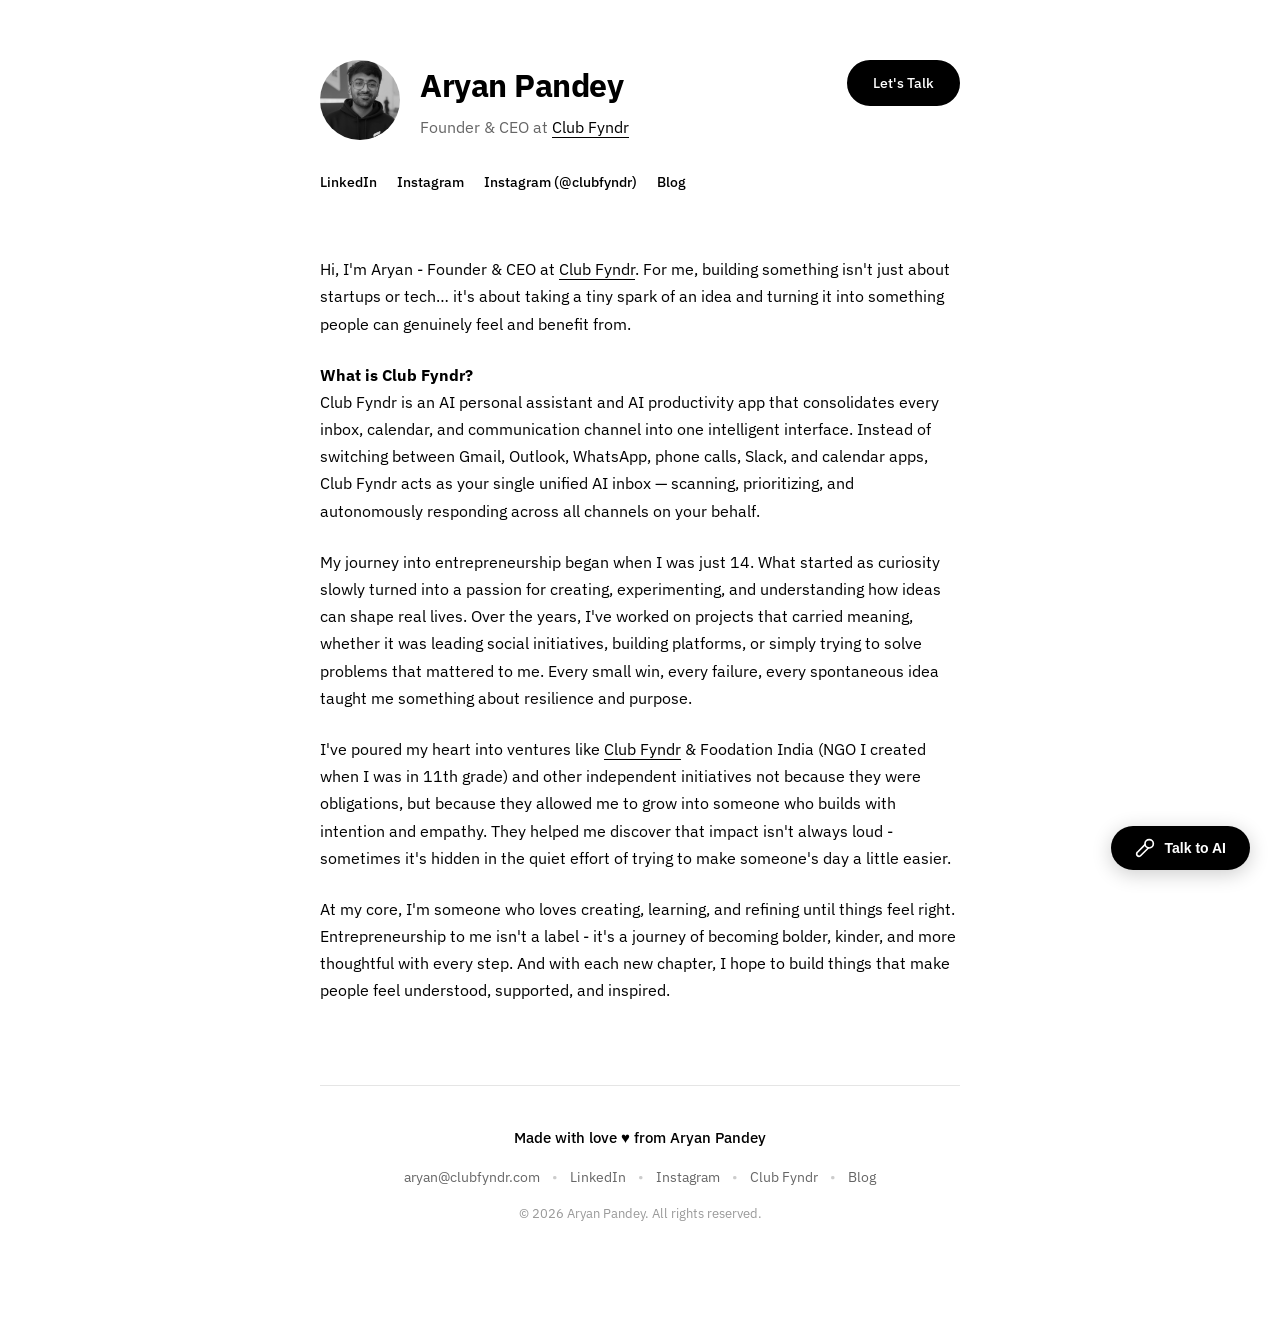
<file: index.html>
<!DOCTYPE html>
<html lang="en">

<head>
    <!-- Google tag (gtag.js) -->
    <script async src="https://www.googletagmanager.com/gtag/js?id=G-G1ZYL89F3D"></script>
    <script>
      window.dataLayer = window.dataLayer || [];
      function gtag(){dataLayer.push(arguments);}
      gtag('js', new Date());

      gtag('config', 'G-G1ZYL89F3D');
    </script>
    <meta charset="UTF-8">
    <meta name="viewport" content="width=device-width, initial-scale=1.0">
    <title>Aryan Pandey</title>
    <meta name="description"
        content="Hi, I'm Aryan - Founder & CEO at Club Fyndr. Building something isn't just about startups or tech… it's about taking a tiny spark of an idea and turning it into something people can genuinely feel and benefit from.">
    <link rel="preconnect" href="https://fonts.googleapis.com">
    <link rel="preconnect" href="https://fonts.gstatic.com" crossorigin>
    <link href="https://fonts.googleapis.com/css2?family=IBM+Plex+Sans:wght@400;500;600;700&display=swap"
        rel="stylesheet">
    <link rel="stylesheet" href="style.css">
</head>

<body>
    <div class="container">
        <!-- Header with CTA -->
        <header class="header">
            <div class="header-content">
                <div class="profile-section">
                    <img src="aryan.png" alt="Aryan Pandey" class="profile-image">
                    <div class="profile-info">
                        <h1 class="name">Aryan Pandey</h1>
                        <p class="tagline">Founder & CEO at <a href="https://clubfyndr.com" target="_blank"
                                rel="noopener noreferrer">Club Fyndr</a></p>
                    </div>
                </div>

                <!-- CTA Button - Top Right -->
                <a href="https://calendar.google.com/calendar/appointments/schedules/AcZssZ0Wq434iGRXmxWW8TnCxsLDe1CshMpiDgrdRiLkT8-IsBlmLB_USMB3sFmaJnd84EAu_FvEIkn9"
                    target="_blank" rel="noopener noreferrer" class="cta-button">Let's Talk</a>
            </div>

            <!-- Social Links -->
            <div class="social-links">
                <a href="https://www.linkedin.com/in/aryanpandey613/" target="_blank" rel="noopener noreferrer"
                    aria-label="LinkedIn">LinkedIn</a>
                <a href="https://www.instagram.com/aryanpande.y" target="_blank" rel="noopener noreferrer"
                    aria-label="Instagram">Instagram</a>
                <a href="https://www.instagram.com/clubfyndr" target="_blank" rel="noopener noreferrer"
                    aria-label="Instagram Club Fyndr">Instagram (@clubfyndr)</a>
                <a href="blogs/">Blog</a>
            </div>
        </header>

        <!-- Main Content -->
        <main class="content">
            <p>Hi, I'm Aryan - Founder & CEO at <a href="https://clubfyndr.com" target="_blank"
                    rel="noopener noreferrer">Club Fyndr</a>. For me, building something isn't just about startups or
                tech…
                it's about taking a tiny spark of an idea and turning it into something people can genuinely feel and
                benefit from.</p>

            <p><strong>What is Club Fyndr?</strong><br>
                Club Fyndr is an AI personal assistant and AI productivity app that consolidates every inbox, calendar,
                and communication channel into one intelligent interface. Instead of switching between Gmail, Outlook,
                WhatsApp, phone calls, Slack, and calendar apps, Club Fyndr acts as your single unified AI inbox —
                scanning, prioritizing, and autonomously responding across all channels on your behalf.</p>

            <p>My journey into entrepreneurship began when I was just 14. What started as curiosity slowly turned into a
                passion for creating, experimenting, and understanding how ideas can shape real lives. Over the years,
                I've worked on projects that carried meaning, whether it was leading social initiatives, building
                platforms, or simply trying to solve problems that mattered to me. Every small win, every failure, every
                spontaneous idea taught me something about resilience and purpose.</p>

            <p>I've poured my heart into ventures like <a href="https://clubfyndr.com" target="_blank"
                    rel="noopener noreferrer">Club Fyndr</a> & Foodation India (NGO I created when I was in 11th grade)
                and
                other independent initiatives not because they were obligations, but because they allowed me to grow
                into someone who builds with intention and empathy. They helped me discover that impact isn't always
                loud - sometimes it's hidden in the quiet effort of trying to make someone's day a little easier.</p>

            <p>At my core, I'm someone who loves creating, learning, and refining until things feel right.
                Entrepreneurship to me isn't a label - it's a journey of becoming bolder, kinder, and more thoughtful
                with every step. And with each new chapter, I hope to build things that make people feel understood,
                supported, and inspired.</p>
        </main>

        <!-- Footer -->
        <footer class="footer">
            <div class="footer-content">
                <p class="footer-text">Made with love ♥ from Aryan Pandey</p>
                <div class="footer-links">
                    <a href="mailto:aryan@clubfyndr.com">aryan@clubfyndr.com</a>
                    <span class="separator">•</span>
                    <a href="https://www.linkedin.com/in/aryanpandey613/" target="_blank"
                        rel="noopener noreferrer">LinkedIn</a>
                    <span class="separator">•</span>
                    <a href="https://www.instagram.com/aryanpande.y" target="_blank"
                        rel="noopener noreferrer">Instagram</a>
                    <span class="separator">•</span>
                    <a href="https://clubfyndr.com" target="_blank" rel="noopener noreferrer">Club Fyndr</a>
                    <span class="separator">•</span>
                    <a href="blogs/">Blog</a>
                </div>
                <p class="footer-copyright">© 2026 Aryan Pandey. All rights reserved.</p>
            </div>
        </footer>
    </div>

    <!-- AI Chat Prank Feature -->
    <div class="ai-widget-container">
        <button id="ai-launcher" class="ai-launcher" aria-label="Talk to AI">
            <svg xmlns="http://www.w3.org/2000/svg" width="24" height="24" viewBox="0 0 24 24" fill="none" stroke="currentColor" stroke-width="2" stroke-linecap="round" stroke-linejoin="round"><path d="m12 8-9.04 9.06a2.82 2.82 0 1 0 3.98 3.98L16 12"/><circle cx="17" cy="7" r="5"/></svg>
            <span>Talk to AI</span>
        </button>

        <div id="ai-modal" class="ai-modal hidden">
            <div class="ai-modal-header">
                <div class="ai-status">
                    <div class="status-dot"></div>
                    <span>Aryan's AI</span>
                </div>
                <button id="close-ai" class="close-ai">&times;</button>
            </div>
            <div id="ai-content" class="ai-content">
                <div class="captcha-container">
                    <p>Before talking to AI, confirm that you are human.</p>
                    <button id="verify-human" class="captcha-box">
                        <div class="checkbox"></div>
                        <span>I'm not a robot</span>
                    </button>
                </div>
            </div>
        </div>
    </div>

    <script src="script.js"></script>
</body>

</html>
</file>
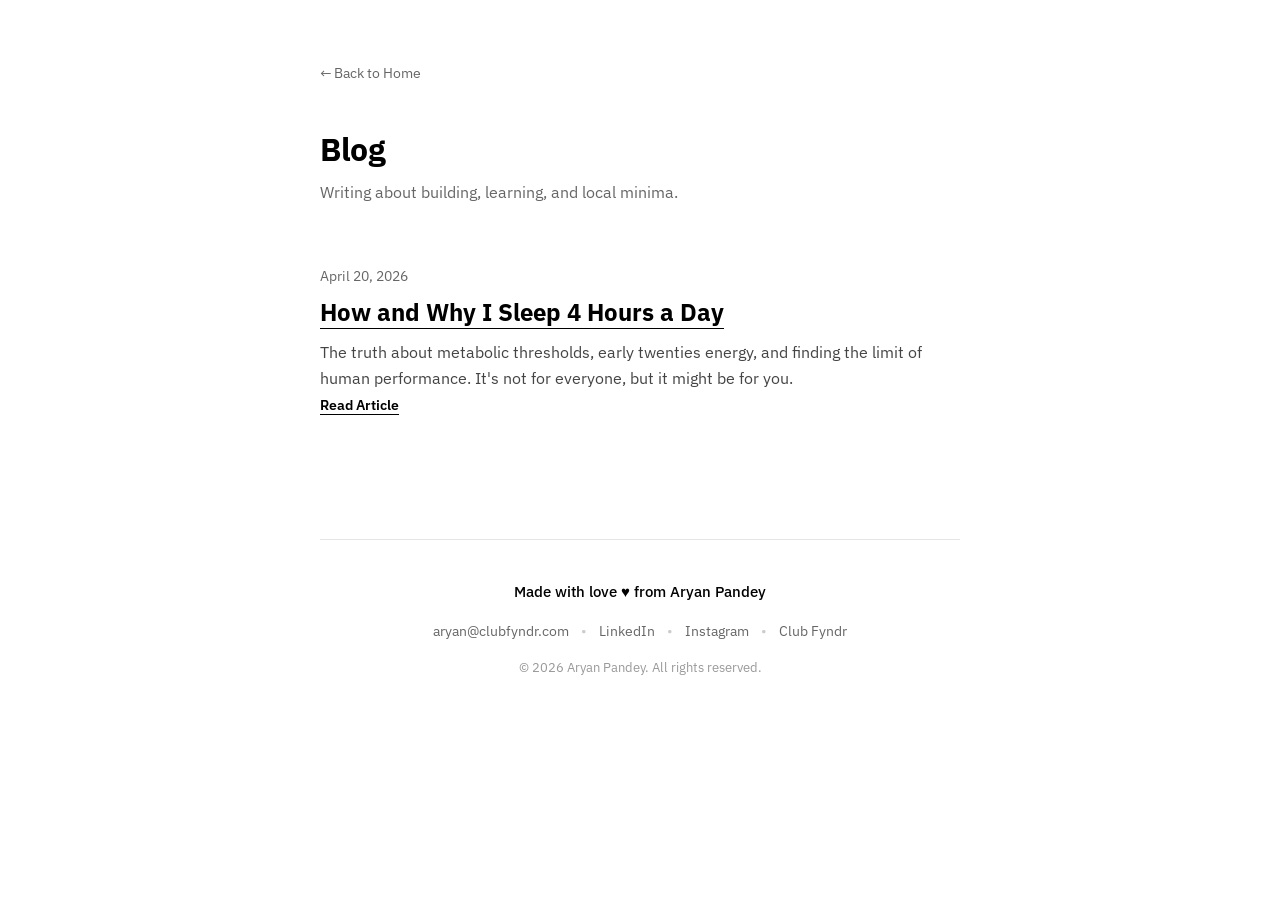
<file: blog/index.html>
<!DOCTYPE html>
<html>
<head>
    <!-- Google tag (gtag.js) -->
    <script async src="https://www.googletagmanager.com/gtag/js?id=G-G1ZYL89F3D"></script>
    <script>
      window.dataLayer = window.dataLayer || [];
      function gtag(){dataLayer.push(arguments);}
      gtag('js', new Date());

      gtag('config', 'G-G1ZYL89F3D');
    </script>
    <meta charset="UTF-8">
    <meta http-equiv="refresh" content="0; url=../blogs/">
    <title>Redirecting...</title>
    <script>
        window.location.href = "../blogs/";
    </script>
</head>
<body>
    <p>If you are not redirected, <a href="../blogs/">click here</a>.</p>
</body>
</html>
</file>
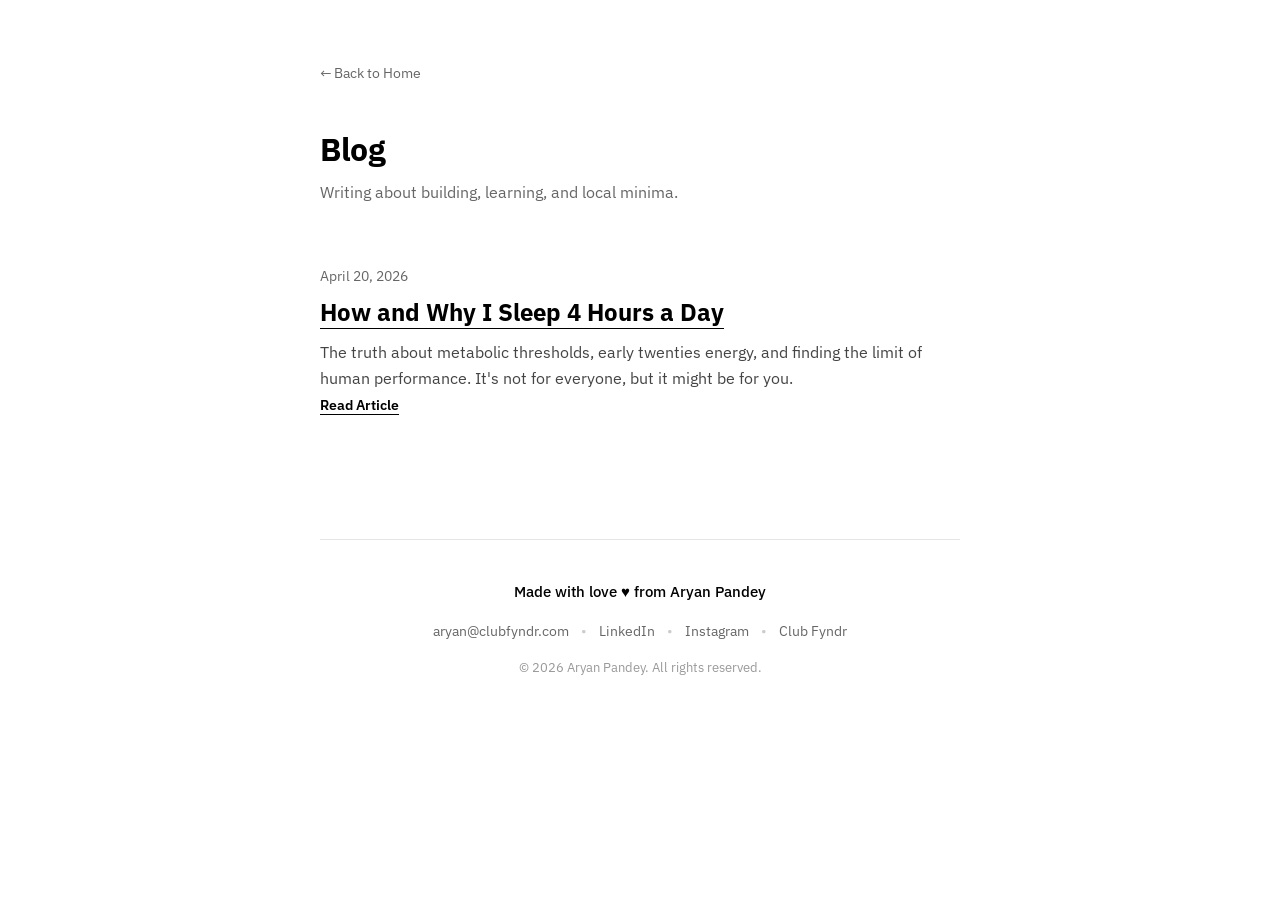
<file: blogs/index.html>
<!DOCTYPE html>
<html lang="en">

<head>
    <!-- Google tag (gtag.js) -->
    <script async src="https://www.googletagmanager.com/gtag/js?id=G-G1ZYL89F3D"></script>
    <script>
      window.dataLayer = window.dataLayer || [];
      function gtag(){dataLayer.push(arguments);}
      gtag('js', new Date());

      gtag('config', 'G-G1ZYL89F3D');
    </script>
    <meta charset="UTF-8">
    <meta name="viewport" content="width=device-width, initial-scale=1.0">
    <title>Blog - Aryan Pandey</title>
    <meta name="description" content="Thoughts, experiments, and stories from Aryan Pandey.">
    <link rel="preconnect" href="https://fonts.googleapis.com">
    <link rel="preconnect" href="https://fonts.gstatic.com" crossorigin>
    <link href="https://fonts.googleapis.com/css2?family=IBM+Plex+Sans:wght@400;500;600;700&display=swap"
        rel="stylesheet">
    <link rel="stylesheet" href="../style.css">
    <style>
        .blog-list {
            list-style: none;
            padding: 0;
        }

        .blog-item {
            margin-bottom: 40px;
            padding-bottom: 40px;
            border-bottom: 1px solid #f0f0f0;
        }

        .blog-item:last-child {
            border-bottom: none;
        }

        .blog-date {
            font-size: 14px;
            color: #666666;
            margin-bottom: 8px;
            display: block;
        }

        .blog-title {
            font-size: 24px;
            font-weight: 700;
            margin-bottom: 12px;
            line-height: 1.3;
        }

        .blog-title a {
            color: #000000;
            text-decoration: none;
            transition: opacity 0.2s ease;
        }

        .blog-title a:hover {
            opacity: 0.6;
        }

        .blog-excerpt {
            font-size: 16px;
            color: #444444;
            line-height: 1.6;
            margin-bottom: 16px;
        }

        .read-more {
            font-size: 14px;
            font-weight: 600;
            color: #000000;
            text-decoration: none;
            border-bottom: 1px solid #000000;
        }

        .back-link {
            display: inline-block;
            margin-bottom: 40px;
            color: #666666;
            text-decoration: none;
            font-size: 14px;
        }

        .back-link:hover {
            color: #000000;
        }
    </style>
</head>

<body>
    <div class="container">
        <header class="header">
            <a href="../index.html" class="back-link">← Back to Home</a>
            <h1 class="name">Blog</h1>
            <p class="tagline">Writing about building, learning, and local minima.</p>
        </header>

        <main class="content">
            <ul class="blog-list">
                <li class="blog-item">
                    <span class="blog-date">April 20, 2026</span>
                    <h2 class="blog-title">
                        <a href="how-and-why-i-sleep-4-hours-a-day">How and Why I Sleep 4 Hours a Day</a>
                    </h2>
                    <p class="blog-excerpt">
                        The truth about metabolic thresholds, early twenties energy, and finding the limit of human performance. It's not for everyone, but it might be for you.
                    </p>
                    <a href="how-and-why-i-sleep-4-hours-a-day" class="read-more">Read Article</a>
                </li>
            </ul>
        </main>

        <footer class="footer">
            <div class="footer-content">
                <p class="footer-text">Made with love ♥ from Aryan Pandey</p>
                <div class="footer-links">
                    <a href="mailto:aryan@clubfyndr.com">aryan@clubfyndr.com</a>
                    <span class="separator">•</span>
                    <a href="https://www.linkedin.com/in/aryanpandey613/" target="_blank"
                        rel="noopener noreferrer">LinkedIn</a>
                    <span class="separator">•</span>
                    <a href="https://www.instagram.com/aryanpande.y" target="_blank"
                        rel="noopener noreferrer">Instagram</a>
                    <span class="separator">•</span>
                    <a href="https://clubfyndr.com" target="_blank" rel="noopener noreferrer">Club Fyndr</a>
                </div>
                <p class="footer-copyright">© 2026 Aryan Pandey. All rights reserved.</p>
            </div>
        </footer>
    </div>
</body>

</html>
</file>
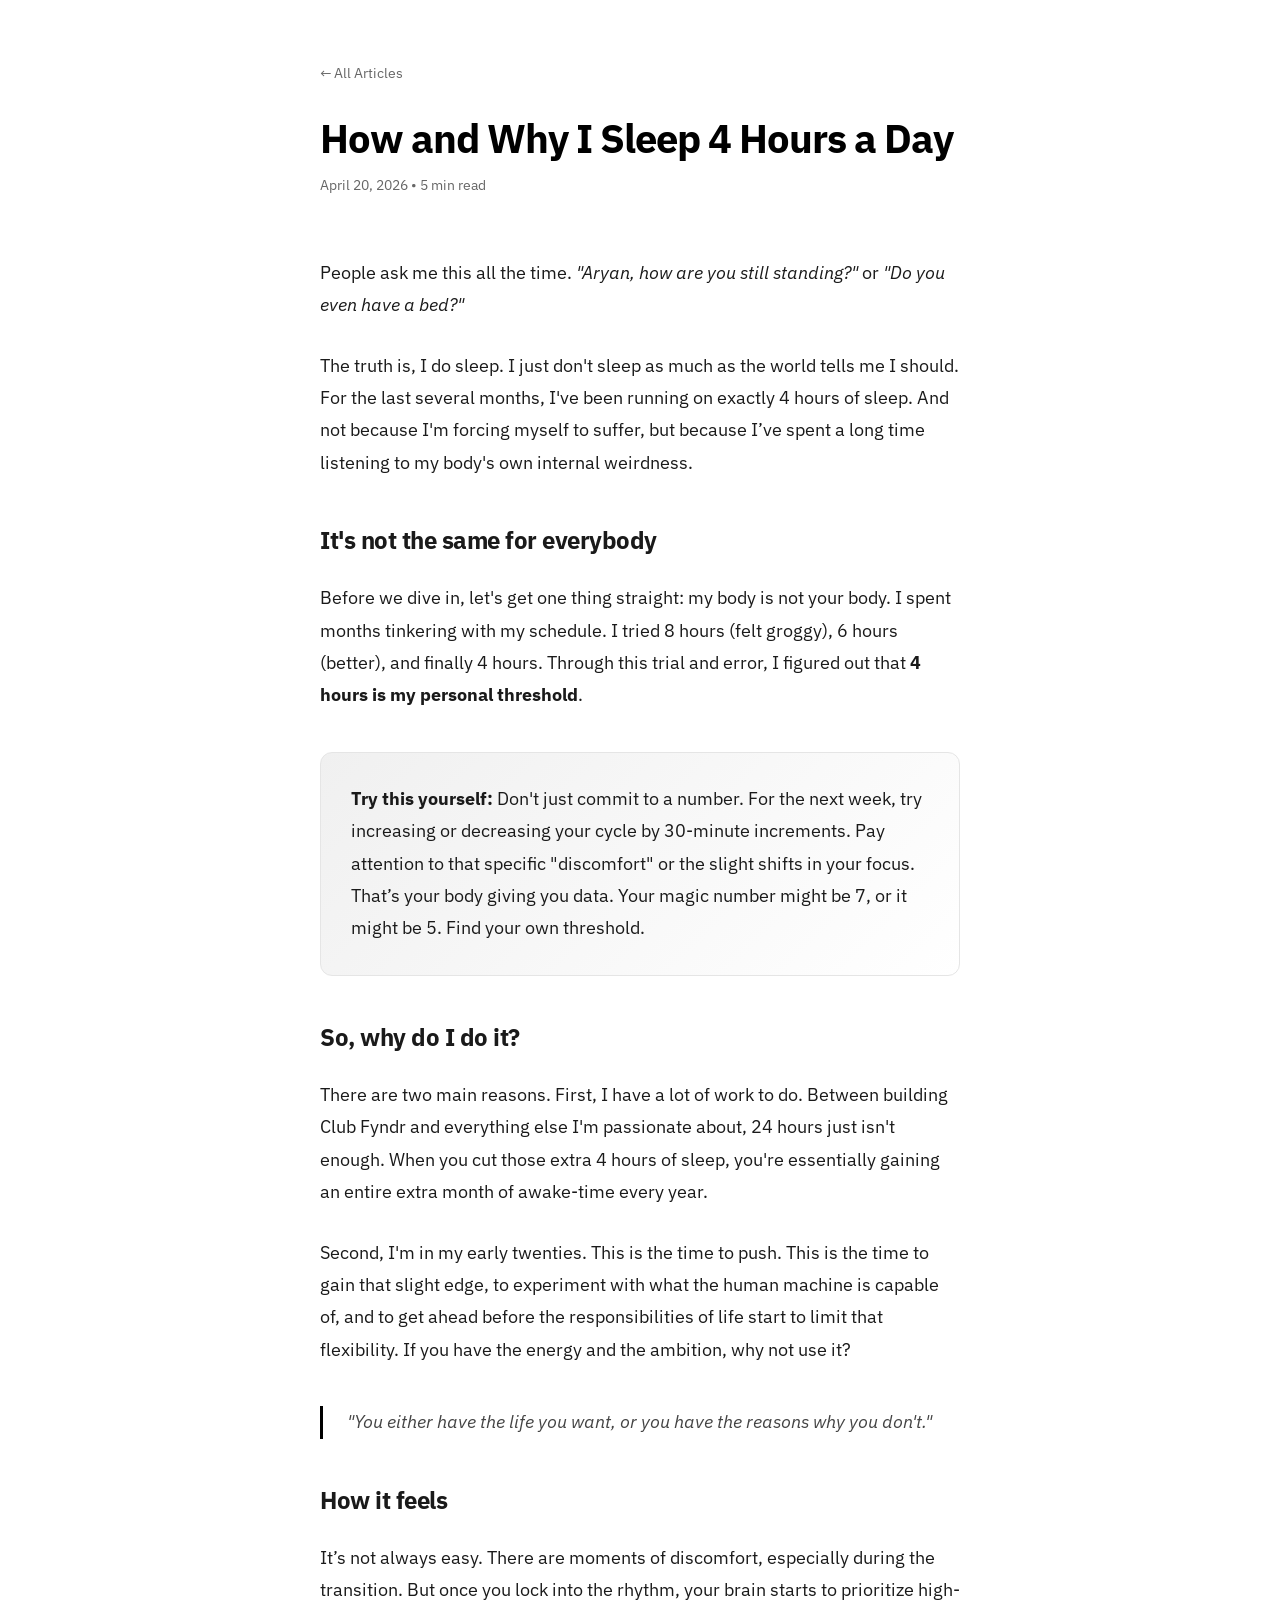
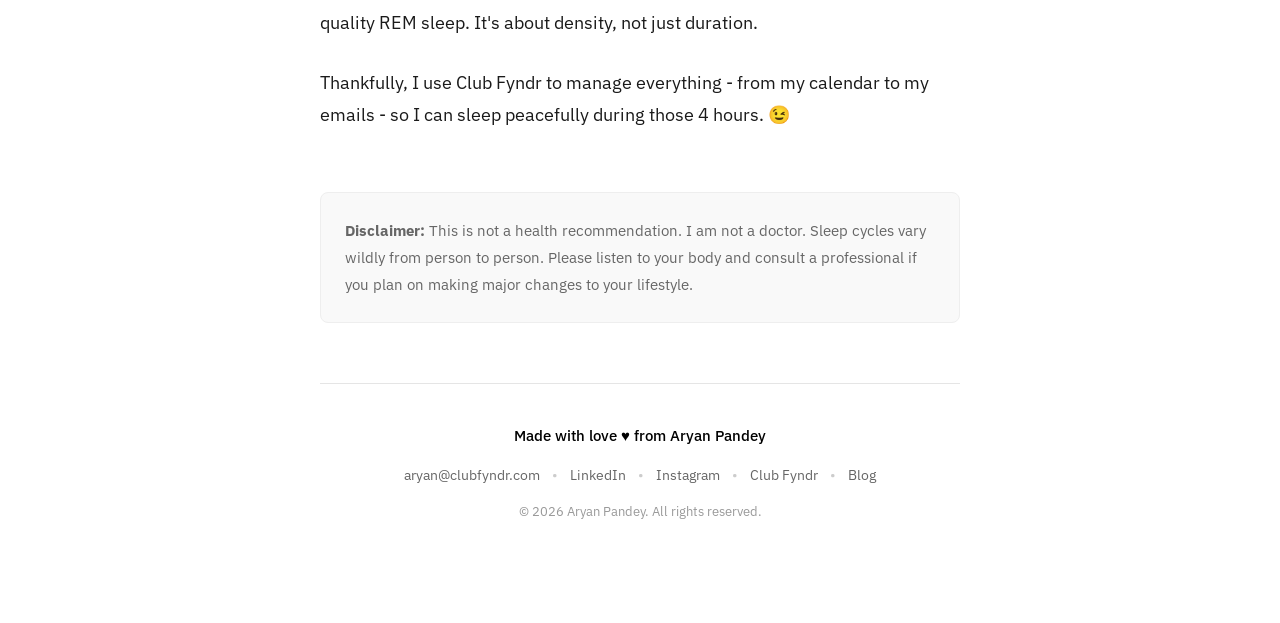
<file: blogs/how-and-why-i-sleep-4-hours-a-day.html>
<!DOCTYPE html>
<html lang="en">

<head>
    <!-- Google tag (gtag.js) -->
    <script async src="https://www.googletagmanager.com/gtag/js?id=G-G1ZYL89F3D"></script>
    <script>
      window.dataLayer = window.dataLayer || [];
      function gtag(){dataLayer.push(arguments);}
      gtag('js', new Date());

      gtag('config', 'G-G1ZYL89F3D');
    </script>
    <meta charset="UTF-8">
    <meta name="viewport" content="width=device-width, initial-scale=1.0">
    <title>How and Why I Sleep 4 Hours a Day - Aryan Pandey</title>
    <meta name="description"
        content="My personal experience with a 4-hour sleep cycle, why I do it, and why it's different for everyone.">
    <link rel="preconnect" href="https://fonts.googleapis.com">
    <link rel="preconnect" href="https://fonts.gstatic.com" crossorigin>
    <link href="https://fonts.googleapis.com/css2?family=IBM+Plex+Sans:wght@400;500;600;700&display=swap"
        rel="stylesheet">
    <link rel="stylesheet" href="../style.css">
    <style>
        .blog-header {
            margin-bottom: 60px;
        }

        .back-link {
            display: inline-block;
            margin-bottom: 30px;
            color: #666666;
            text-decoration: none;
            font-size: 14px;
            transition: color 0.2s ease;
        }

        .back-link:hover {
            color: #000000;
        }

        .post-title {
            font-size: 40px;
            font-weight: 700;
            line-height: 1.2;
            margin-bottom: 12px;
            letter-spacing: -1px;
        }

        .post-meta {
            font-size: 14px;
            color: #666666;
            margin-bottom: 40px;
        }

        .post-content {
            font-size: 18px;
            line-height: 1.8;
            color: #1a1a1a;
        }

        .post-content h2 {
            font-size: 24px;
            font-weight: 700;
            margin: 40px 0 20px;
            letter-spacing: -0.5px;
        }

        .post-content p {
            margin-bottom: 28px;
        }

        .post-content blockquote {
            border-left: 3px solid #000000;
            padding-left: 24px;
            margin: 40px 0;
            font-style: italic;
            color: #444444;
        }

        .post-content .disclaimer {
            background-color: #f9f9f9;
            padding: 24px;
            border-radius: 8px;
            font-size: 15px;
            color: #666666;
            margin-top: 60px;
            border: 1px solid #eeeeee;
        }

        .post-content .interactive-prompt {
            background: linear-gradient(135deg, #f0f0f0, #ffffff);
            padding: 30px;
            border-radius: 12px;
            margin: 40px 0;
            border: 1px solid #e5e5e5;
        }

        @media (max-width: 640px) {
            .post-title {
                font-size: 32px;
            }

            .post-content {
                font-size: 16px;
            }
        }
    </style>
</head>

<body>
    <div class="container">
        <header class="blog-header">
            <a href="./" class="back-link">← All Articles</a>
            <h1 class="post-title">How and Why I Sleep 4 Hours a Day</h1>
            <div class="post-meta">April 20, 2026 • 5 min read</div>
        </header>

        <main class="post-content">
            <p>People ask me this all the time. <em>"Aryan, how are you still standing?"</em> or <em>"Do you even have a
                    bed?"</em></p>

            <p>The truth is, I do sleep. I just don't sleep as much as the world tells me I should. For the last several
                months, I've been running on exactly 4 hours of sleep. And not because I'm forcing myself to suffer, but
                because I’ve spent a long time listening to my body's own internal weirdness.</p>

            <h2>It's not the same for everybody</h2>
            <p>Before we dive in, let's get one thing straight: my body is not your body. I spent months tinkering with
                my schedule. I tried 8 hours (felt groggy), 6 hours (better), and finally 4 hours. Through this trial
                and error, I figured out that <strong>4 hours is my personal threshold</strong>.</p>

            <div class="interactive-prompt">
                <strong>Try this yourself:</strong> Don't just commit to a number. For the next week, try increasing or
                decreasing your cycle by 30-minute increments. Pay attention to that specific "discomfort" or the slight
                shifts in your focus. That’s your body giving you data. Your magic number might be 7, or it might be 5.
                Find your own threshold.
            </div>

            <h2>So, why do I do it?</h2>
            <p>There are two main reasons. First, I have a lot of work to do. Between building Club Fyndr and everything
                else I'm passionate about, 24 hours just isn't enough. When you cut those extra 4 hours of sleep, you're
                essentially gaining an entire extra month of awake-time every year.</p>

            <p>Second, I'm in my early twenties. This is the time to push. This is the time to gain that slight edge, to
                experiment with what the human machine is capable of, and to get ahead before the responsibilities of
                life start to limit that flexibility. If you have the energy and the ambition, why not use it?</p>

            <blockquote>
                "You either have the life you want, or you have the reasons why you don't."
            </blockquote>

            <h2>How it feels</h2>
            <p>It’s not always easy. There are moments of discomfort, especially during the transition. But once you
                lock into the rhythm, your brain starts to prioritize high-quality REM sleep. It's about density, not
                just duration.</p>

            <p>Thankfully, I use Club Fyndr to manage everything - from my calendar to my emails - so I can sleep
                peacefully during those 4 hours. 😉</p>

            <div class="disclaimer">
                <strong>Disclaimer:</strong> This is not a health recommendation. I am not a doctor. Sleep cycles vary
                wildly from person to person. Please listen to your body and consult a professional if you plan on
                making major changes to your lifestyle.
            </div>
        </main>

        <footer class="footer">
            <div class="footer-content">
                <p class="footer-text">Made with love ♥ from Aryan Pandey</p>
                <div class="footer-links">
                    <a href="mailto:aryan@clubfyndr.com">aryan@clubfyndr.com</a>
                    <span class="separator">•</span>
                    <a href="https://www.linkedin.com/in/aryanpandey613/" target="_blank"
                        rel="noopener noreferrer">LinkedIn</a>
                    <span class="separator">•</span>
                    <a href="https://www.instagram.com/aryanpande.y" target="_blank"
                        rel="noopener noreferrer">Instagram</a>
                    <span class="separator">•</span>
                    <a href="https://clubfyndr.com" target="_blank" rel="noopener noreferrer">Club Fyndr</a>
                    <span class="separator">•</span>
                    <a href="./">Blog</a>
                </div>
                <p class="footer-copyright">© 2026 Aryan Pandey. All rights reserved.</p>
            </div>
        </footer>
    </div>
</body>

</html>
</file>
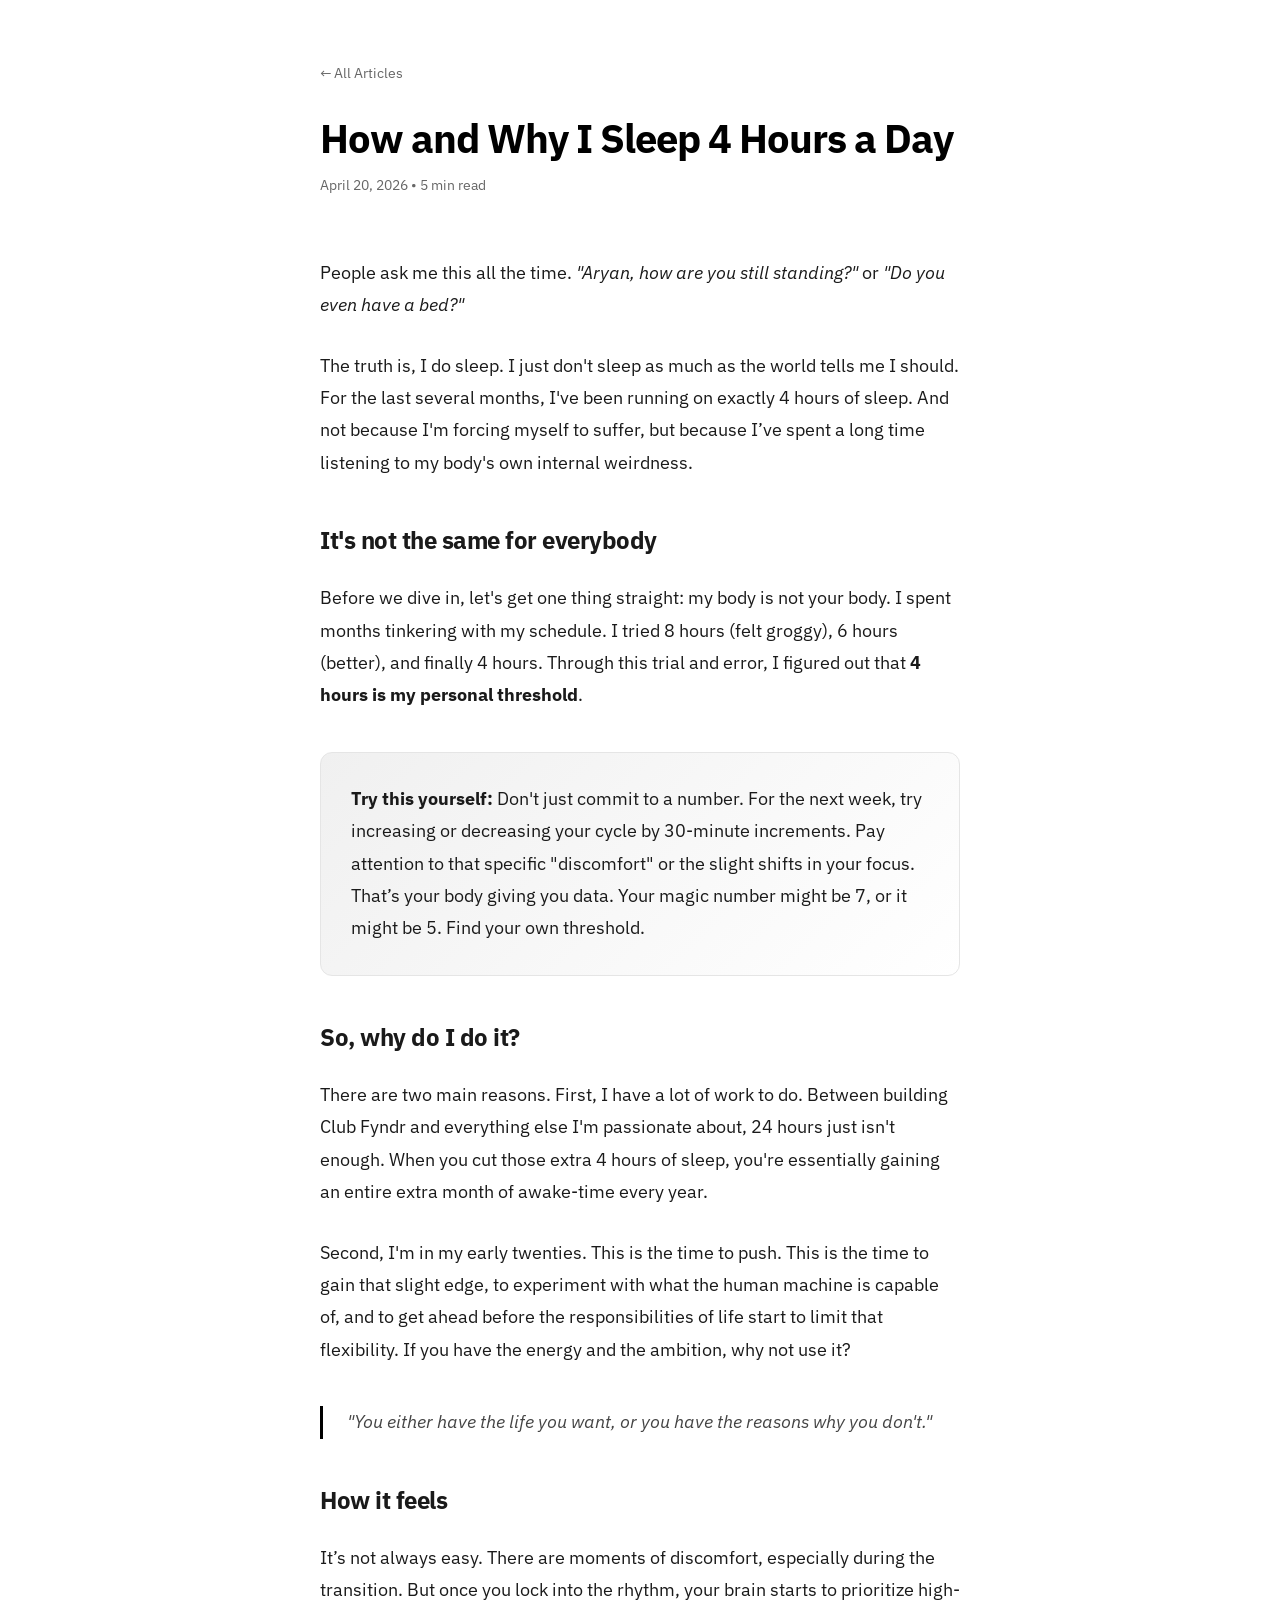
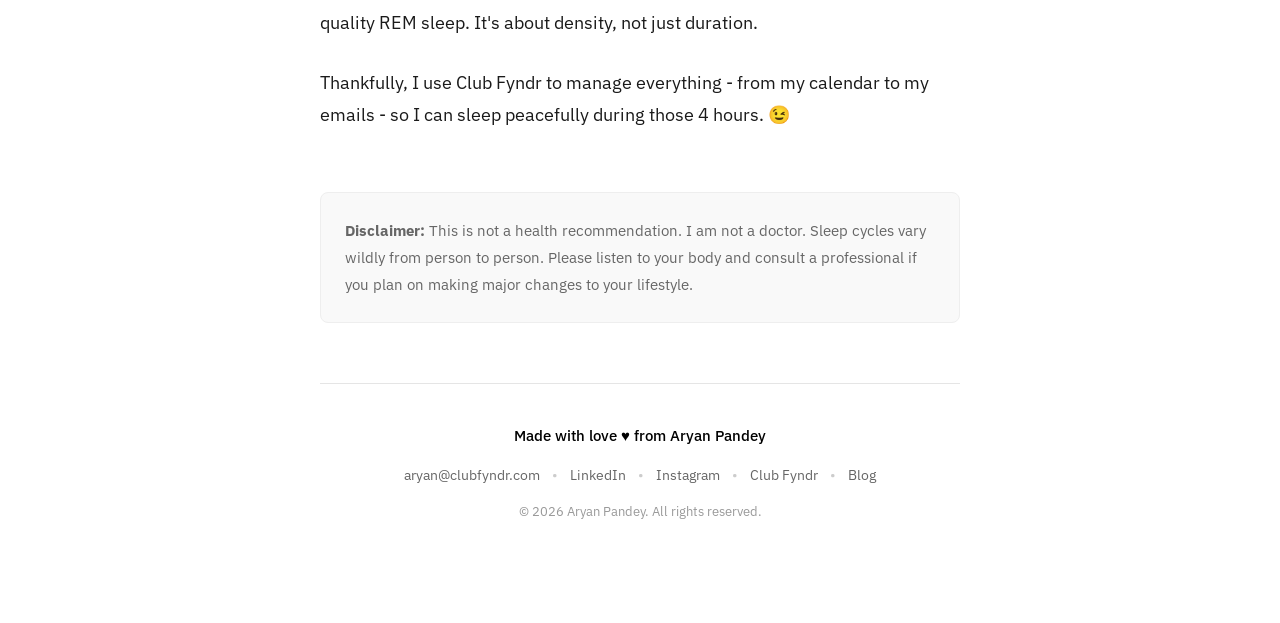
<file: blogs/how-and-why-i-sleep-four-hours-a-day.html>
<!DOCTYPE html>
<html lang="en">

<head>
    <meta charset="UTF-8">
    <meta name="viewport" content="width=device-width, initial-scale=1.0">
    <title>How and Why I Sleep 4 Hours a Day - Aryan Pandey</title>
    <meta name="description"
        content="My personal experience with a 4-hour sleep cycle, why I do it, and why it's different for everyone.">
    <link rel="preconnect" href="https://fonts.googleapis.com">
    <link rel="preconnect" href="https://fonts.gstatic.com" crossorigin>
    <link href="https://fonts.googleapis.com/css2?family=IBM+Plex+Sans:wght@400;500;600;700&display=swap"
        rel="stylesheet">
    <link rel="stylesheet" href="../style.css">
    <style>
        .blog-header {
            margin-bottom: 60px;
        }

        .back-link {
            display: inline-block;
            margin-bottom: 30px;
            color: #666666;
            text-decoration: none;
            font-size: 14px;
            transition: color 0.2s ease;
        }

        .back-link:hover {
            color: #000000;
        }

        .post-title {
            font-size: 40px;
            font-weight: 700;
            line-height: 1.2;
            margin-bottom: 12px;
            letter-spacing: -1px;
        }

        .post-meta {
            font-size: 14px;
            color: #666666;
            margin-bottom: 40px;
        }

        .post-content {
            font-size: 18px;
            line-height: 1.8;
            color: #1a1a1a;
        }

        .post-content h2 {
            font-size: 24px;
            font-weight: 700;
            margin: 40px 0 20px;
            letter-spacing: -0.5px;
        }

        .post-content p {
            margin-bottom: 28px;
        }

        .post-content blockquote {
            border-left: 3px solid #000000;
            padding-left: 24px;
            margin: 40px 0;
            font-style: italic;
            color: #444444;
        }

        .post-content .disclaimer {
            background-color: #f9f9f9;
            padding: 24px;
            border-radius: 8px;
            font-size: 15px;
            color: #666666;
            margin-top: 60px;
            border: 1px solid #eeeeee;
        }

        .post-content .interactive-prompt {
            background: linear-gradient(135deg, #f0f0f0, #ffffff);
            padding: 30px;
            border-radius: 12px;
            margin: 40px 0;
            border: 1px solid #e5e5e5;
        }

        @media (max-width: 640px) {
            .post-title {
                font-size: 32px;
            }

            .post-content {
                font-size: 16px;
            }
        }
    </style>
</head>

<body>
    <div class="container">
        <header class="blog-header">
            <a href="index.html" class="back-link">← All Articles</a>
            <h1 class="post-title">How and Why I Sleep 4 Hours a Day</h1>
            <div class="post-meta">April 20, 2026 • 5 min read</div>
        </header>

        <main class="post-content">
            <p>People ask me this all the time. <em>"Aryan, how are you still standing?"</em> or <em>"Do you even have a
                    bed?"</em></p>

            <p>The truth is, I do sleep. I just don't sleep as much as the world tells me I should. For the last several
                months, I've been running on exactly 4 hours of sleep. And not because I'm forcing myself to suffer, but
                because I’ve spent a long time listening to my body's own internal weirdness.</p>

            <h2>It's not the same for everybody</h2>
            <p>Before we dive in, let's get one thing straight: my body is not your body. I spent months tinkering with
                my schedule. I tried 8 hours (felt groggy), 6 hours (better), and finally 4 hours. Through this trial
                and error, I figured out that <strong>4 hours is my personal threshold</strong>.</p>

            <div class="interactive-prompt">
                <strong>Try this yourself:</strong> Don't just commit to a number. For the next week, try increasing or
                decreasing your cycle by 30-minute increments. Pay attention to that specific "discomfort" or the slight
                shifts in your focus. That’s your body giving you data. Your magic number might be 7, or it might be 5.
                Find your own threshold.
            </div>

            <h2>So, why do I do it?</h2>
            <p>There are two main reasons. First, I have a lot of work to do. Between building Club Fyndr and everything
                else I'm passionate about, 24 hours just isn't enough. When you cut those extra 4 hours of sleep, you're
                essentially gaining an entire extra month of awake-time every year.</p>

            <p>Second, I'm in my early twenties. This is the time to push. This is the time to gain that slight edge, to
                experiment with what the human machine is capable of, and to get ahead before the responsibilities of
                life start to limit that flexibility. If you have the energy and the ambition, why not use it?</p>

            <blockquote>
                "You either have the life you want, or you have the reasons why you don't."
            </blockquote>

            <h2>How it feels</h2>
            <p>It’s not always easy. There are moments of discomfort, especially during the transition. But once you
                lock into the rhythm, your brain starts to prioritize high-quality REM sleep. It's about density, not
                just duration.</p>

            <p>Thankfully, I use Club Fyndr to manage everything - from my calendar to my emails - so I can sleep
                peacefully during those 4 hours. 😉</p>

            <div class="disclaimer">
                <strong>Disclaimer:</strong> This is not a health recommendation. I am not a doctor. Sleep cycles vary
                wildly from person to person. Please listen to your body and consult a professional if you plan on
                making major changes to your lifestyle.
            </div>
        </main>

        <footer class="footer">
            <div class="footer-content">
                <p class="footer-text">Made with love ♥ from Aryan Pandey</p>
                <div class="footer-links">
                    <a href="mailto:aryan@clubfyndr.com">aryan@clubfyndr.com</a>
                    <span class="separator">•</span>
                    <a href="https://www.linkedin.com/in/aryanpandey613/" target="_blank"
                        rel="noopener noreferrer">LinkedIn</a>
                    <span class="separator">•</span>
                    <a href="https://www.instagram.com/aryanpande.y" target="_blank"
                        rel="noopener noreferrer">Instagram</a>
                    <span class="separator">•</span>
                    <a href="https://clubfyndr.com" target="_blank" rel="noopener noreferrer">Club Fyndr</a>
                    <span class="separator">•</span>
                    <a href="index.html">Blog</a>
                </div>
                <p class="footer-copyright">© 2026 Aryan Pandey. All rights reserved.</p>
            </div>
        </footer>
    </div>
</body>

</html>
</file>
<file: style.css>
/* ===== Reset & Base ===== */
* {
    margin: 0;
    padding: 0;
    box-sizing: border-box;
}

html {
    scroll-behavior: smooth;
}

body {
    font-family: 'IBM Plex Sans', -apple-system, BlinkMacSystemFont, 'Segoe UI', sans-serif;
    background-color: #ffffff;
    color: #000000;
    line-height: 1.6;
    -webkit-font-smoothing: antialiased;
    -moz-osx-font-smoothing: grayscale;
}

/* ===== Container ===== */
.container {
    max-width: 680px;
    margin: 0 auto;
    padding: 60px 20px;
}

/* ===== Header ===== */
.header {
    margin-bottom: 60px;
}

.header-content {
    display: flex;
    justify-content: space-between;
    align-items: flex-start;
    margin-bottom: 30px;
    gap: 20px;
}

.profile-section {
    display: flex;
    align-items: center;
    gap: 20px;
    flex: 1;
}

.profile-image {
    width: 80px;
    height: 80px;
    border-radius: 50%;
    object-fit: cover;
}

.profile-info {
    flex: 1;
}

.name {
    font-size: 32px;
    font-weight: 700;
    margin-bottom: 4px;
    color: #000000;
    letter-spacing: -0.5px;
}

.tagline {
    font-size: 16px;
    color: #666666;
    font-weight: 400;
}

.tagline a {
    color: #000000;
    text-decoration: none;
    border-bottom: 1px solid #000000;
}

.tagline a:hover {
    opacity: 0.6;
}

/* ===== Social Links ===== */
.social-links {
    display: flex;
    gap: 20px;
    flex-wrap: wrap;
}

.social-links a {
    color: #000000;
    text-decoration: none;
    font-size: 14px;
    font-weight: 500;
    padding-bottom: 2px;
    border-bottom: 1px solid transparent;
    transition: border-color 0.2s ease;
}

.social-links a:hover {
    border-bottom-color: #000000;
}

/* ===== Main Content ===== */
.content {
    font-size: 16px;
    line-height: 1.7;
    color: #000000;
    margin-bottom: 80px;
}

.content p {
    margin-bottom: 24px;
}

.content p:last-of-type {
    margin-bottom: 0;
}

.content a {
    color: #000000;
    text-decoration: none;
    border-bottom: 1px solid #000000;
}

.content a:hover {
    opacity: 0.6;
}

/* ===== CTA Button ===== */
.cta-button {
    display: inline-block;
    padding: 10px 24px;
    background-color: #000000;
    color: #ffffff;
    text-decoration: none;
    font-size: 14px;
    font-weight: 500;
    border-radius: 50px;
    transition: all 0.3s ease;
    border: 2px solid #000000;
    white-space: nowrap;
}

.cta-button:hover {
    background-color: #ffffff;
    color: #000000;
    transform: translateY(-2px);
    box-shadow: 0 4px 12px rgba(0, 0, 0, 0.15);
}

/* ===== Footer ===== */
.footer {
    border-top: 1px solid #e5e5e5;
    padding-top: 40px;
    padding-bottom: 40px;
    margin-top: 60px;
}

.footer-content {
    text-align: center;
}

.footer-text {
    font-size: 15px;
    color: #000000;
    font-weight: 500;
    margin-bottom: 16px;
}

.footer-links {
    display: flex;
    justify-content: center;
    align-items: center;
    gap: 12px;
    margin-bottom: 16px;
    flex-wrap: wrap;
}

.footer-links a {
    color: #666666;
    text-decoration: none;
    font-size: 14px;
    transition: color 0.2s ease;
}

.footer-links a:hover {
    color: #000000;
}

.footer-links .separator {
    color: #cccccc;
    font-size: 14px;
}

.footer-copyright {
    font-size: 13px;
    color: #999999;
}

/* ===== Responsive ===== */
@media (max-width: 640px) {
    .container {
        padding: 40px 20px;
    }

    .header {
        margin-bottom: 40px;
    }

    .header-content {
        flex-direction: column;
        align-items: stretch;
    }

    .profile-section {
        margin-bottom: 20px;
    }

    .profile-image {
        width: 70px;
        height: 70px;
    }

    .name {
        font-size: 24px;
    }

    .tagline {
        font-size: 15px;
    }

    .social-links {
        gap: 16px;
        margin-bottom: 20px;
    }

    .content {
        font-size: 15px;
        margin-bottom: 60px;
    }

    .cta-button {
        width: 100%;
        text-align: center;
        padding: 12px 24px;
    }

    .footer {
        margin-top: 40px;
        padding-top: 30px;
        padding-bottom: 30px;
    }

    .footer-text {
        font-size: 14px;
    }

    .footer-links {
        gap: 8px;
    }

    .footer-links a {
        font-size: 13px;
    }

    .footer-copyright {
        font-size: 12px;
    }
}

/* ===== Selection ===== */
::selection {
    background-color: #000000;
    color: #ffffff;
}

::-moz-selection {
    background-color: #000000;
    color: #ffffff;
}

/* ===== AI Widget ===== */
.ai-widget-container {
    position: fixed;
    bottom: 30px;
    right: 30px;
    z-index: 1000;
    font-family: inherit;
}

.ai-launcher {
    display: flex;
    align-items: center;
    gap: 10px;
    padding: 12px 24px;
    background: #000000;
    color: #ffffff;
    border: none;
    border-radius: 50px;
    cursor: pointer;
    box-shadow: 0 4px 20px rgba(0, 0, 0, 0.2);
    transition: all 0.3s cubic-bezier(0.4, 0, 0.2, 1);
}

.ai-launcher:hover {
    transform: translateY(-4px) scale(1.02);
    box-shadow: 0 8px 30px rgba(0, 0, 0, 0.3);
}

.ai-launcher svg {
    width: 20px;
    height: 20px;
}

.ai-launcher span {
    font-weight: 600;
    font-size: 14px;
}

.ai-modal {
    position: absolute;
    bottom: 80px;
    right: 0;
    width: 350px;
    background: rgba(255, 255, 255, 0.85);
    backdrop-filter: blur(20px);
    -webkit-backdrop-filter: blur(20px);
    border: 1px solid rgba(0, 0, 0, 0.1);
    border-radius: 20px;
    box-shadow: 0 20px 50px rgba(0, 0, 0, 0.15);
    overflow: hidden;
    transition: all 0.4s cubic-bezier(0.4, 0, 0.2, 1);
    opacity: 1;
    transform: translateY(0);
}

.ai-modal.hidden {
    opacity: 0;
    transform: translateY(20px) scale(0.95);
    pointer-events: none;
}

.ai-modal-header {
    background: rgba(0, 0, 0, 0.03);
    padding: 16px 20px;
    display: flex;
    justify-content: space-between;
    align-items: center;
    border-bottom: 1px solid rgba(0, 0, 0, 0.05);
}

.ai-status {
    display: flex;
    align-items: center;
    gap: 8px;
    font-weight: 600;
    font-size: 14px;
}

.status-dot {
    width: 8px;
    height: 8px;
    background: #10b981;
    border-radius: 50%;
    box-shadow: 0 0 10px rgba(16, 185, 129, 0.5);
    animation: pulse 2s infinite;
}

@keyframes pulse {
    0% { transform: scale(0.95); box-shadow: 0 0 0 0 rgba(16, 185, 129, 0.7); }
    70% { transform: scale(1); box-shadow: 0 0 0 8px rgba(16, 185, 129, 0); }
    100% { transform: scale(0.95); box-shadow: 0 0 0 0 rgba(16, 185, 129, 0); }
}

.close-ai {
    background: none;
    border: none;
    font-size: 24px;
    color: #666;
    cursor: pointer;
    padding: 0;
    line-height: 1;
}

.close-ai:hover { color: #000; }

.ai-content {
    padding: 30px 20px;
    min-height: 200px;
    display: flex;
    flex-direction: column;
    justify-content: center;
    align-items: center;
    text-align: center;
}

.captcha-container p {
    font-size: 15px;
    margin-bottom: 20px;
    color: #333;
}

.captcha-box {
    display: flex;
    align-items: center;
    gap: 12px;
    background: #f9f9f9;
    padding: 12px 20px;
    border: 1px solid #d1d1d1;
    border-radius: 8px;
    cursor: pointer;
    transition: background 0.2s;
    width: 220px;
    margin: 0 auto;
}

.captcha-box:hover {
    background: #f1f1f1;
}

.checkbox {
    width: 24px;
    height: 24px;
    border: 2px solid #ccc;
    border-radius: 4px;
    background: #fff;
    position: relative;
    transition: all 0.2s;
}

.captcha-box.loading .checkbox {
    border: 2px solid rgba(0, 0, 0, 0.1);
    border-top-color: #000;
    border-radius: 50%;
    animation: spin 0.8s linear infinite;
    background: transparent;
}

.captcha-box.loading .checkbox::after {
    display: none;
}

.captcha-box.checked .checkbox {
    background: #4caf50;
    border-color: #4caf50;
}

.captcha-box.checked .checkbox::after {
    content: '✓';
    color: white;
    position: absolute;
    top: 50%;
    left: 50%;
    transform: translate(-50%, -50%);
    font-size: 14px;
}

.captcha-box span {
    font-size: 14px;
    color: #555;
    font-family: sans-serif;
}

.loading-spinner {
    width: 40px;
    height: 40px;
    border: 3px solid rgba(0, 0, 0, 0.1);
    border-top: 3px solid #000;
    border-radius: 50%;
    animation: spin 1s linear infinite;
}

@keyframes spin {
    0% { transform: rotate(0deg); }
    100% { transform: rotate(360deg); }
}

.prank-text {
    font-size: 18px;
    font-weight: 500;
    color: #000;
    line-height: 1.5;
    animation: fadeIn 0.5s ease forwards;
}

@keyframes fadeIn {
    from { opacity: 0; transform: translateY(10px); }
    to { opacity: 1; transform: translateY(0); }
}

@media (max-width: 640px) {
    .ai-widget-container {
        bottom: 20px;
        right: 20px;
    }
    .ai-modal {
        width: calc(100vw - 40px);
        bottom: 70px;
    }
}
</file>
